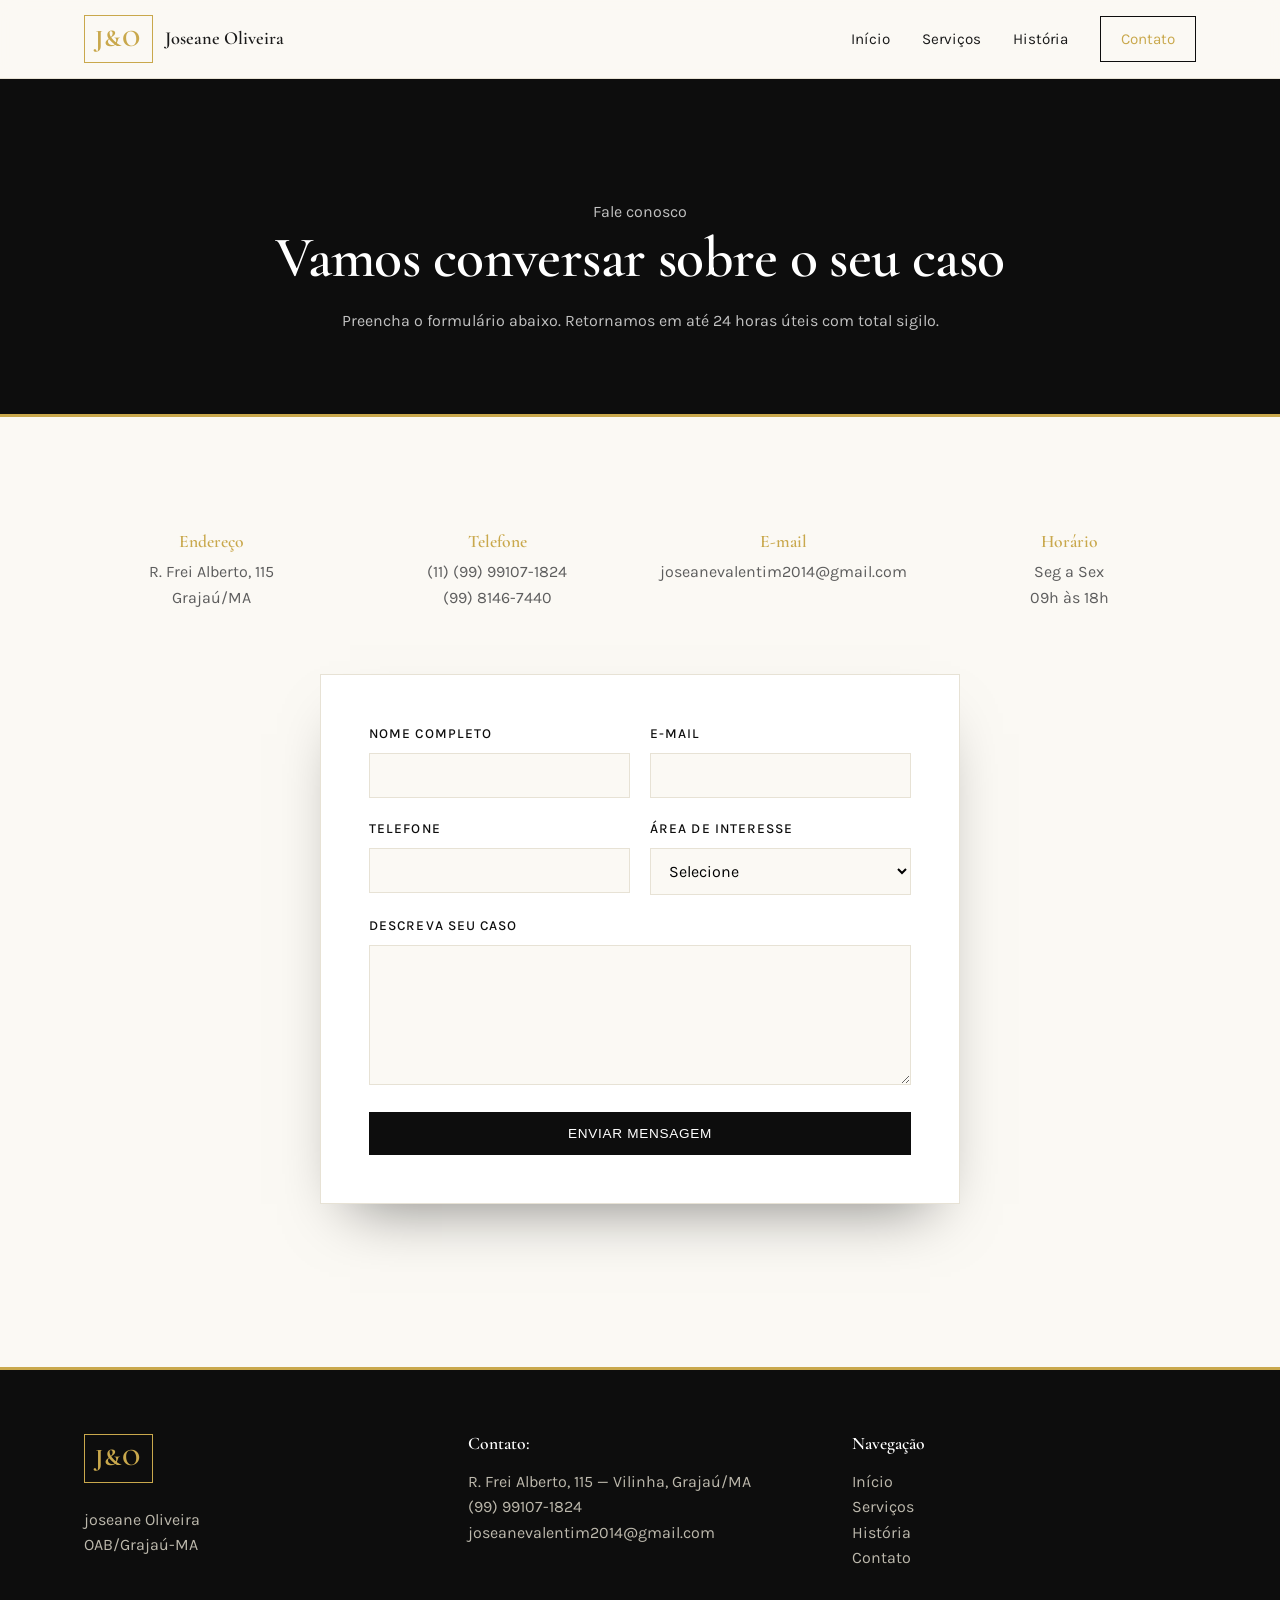
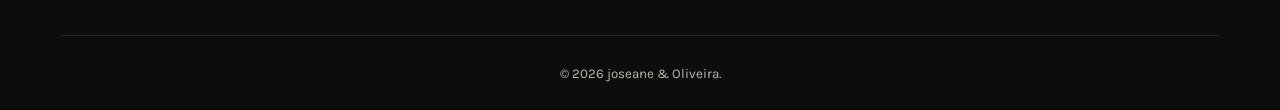
<file: contato.html>
<!DOCTYPE html>
<html lang="pt-BR">
<head>
  <meta charset="UTF-8" />
  <meta name="viewport" content="width=device-width, initial-scale=1.0" />
  <title>Contato — Mendes & Associados</title>
  <meta name="description" content="Fale com nossos advogados. Solicite uma avaliação inicial do seu caso." />
  <link rel="preconnect" href="https://fonts.googleapis.com" />
  <link rel="preconnect" href="https://fonts.gstatic.com" crossorigin />
  <link href="https://fonts.googleapis.com/css2?family=Cormorant+Garamond:wght@500;600;700&family=Karla:wght@300;400;500;700&display=swap" rel="stylesheet" />
  <link rel="stylesheet" href="contato.css" />
  <link rel="stylesheet" href="global.css" />
</head>
<body>
  <header class="site-header">
    <div class="container nav-wrap">
      <a href="index.html" class="brand">
        <span class="brand-mark">J&amp;O</span>
        <span class="brand-name">Joseane Oliveira</span>
      </a>
      <button class="nav-toggle" aria-label="Abrir menu" aria-expanded="false">
        <span></span><span></span><span></span>
      </button>
      <nav class="nav">
        <a href="index.html">Início</a>
        <a href="servicos.html">Serviços</a>
        <a href="historia.html">História</a>
        <a href="contato.html" class="nav-cta active">Contato</a>
      </nav>
    </div>
  </header>
  <main>
    <section class="page-hero">
      <div class="container">
        <p class="eyebrow">Fale conosco</p>
        <h1>Vamos conversar sobre o seu caso</h1>
        <p>Preencha o formulário abaixo. Retornamos em até 24 horas úteis com total sigilo.</p>
      </div>
    </section>
    <section class="section">
      <div class="container">
        <div class="contact-info">
          <div><h4>Endereço</h4><p>R. Frei Alberto, 115<br>Grajaú/MA</p></div>
          <div><h4>Telefone</h4><p>(11) (99) 99107-1824<br>(99) 8146-7440</p></div>
          <div><h4>E-mail</h4><p>joseanevalentim2014@gmail.com</p></div>
          <div><h4>Horário</h4><p>Seg a Sex<br>09h às 18h</p></div>
        </div>
        <form id="contactForm" class="form" novalidate>
          <div class="form-row">
            <div class="field">
              <label for="nome">Nome completo</label>
              <input id="nome" name="nome" type="text" required />
            </div>
            <div class="field">
              <label for="email">E-mail</label>
              <input id="email" name="email" type="email" required />
            </div>
          </div>
          <div class="form-row">
            <div class="field">
              <label for="telefone">Telefone</label>
              <input id="telefone" name="telefone" type="tel" />
            </div>
            <div class="field">
              <label for="area">Área de interesse</label>
              <select id="area" name="area">
                <option value="">Selecione</option>
                <option>Salário maternidade</option>
                <option>Aposentadoria por idade</option>
                <option>auxílio-doença</option>
                <option>auxílio-reclusão</option>
                <option>Auxílio-inclusão</option>
                <option>BPC-LOAS</option>
                <option>Outro</option>
              </select>
            </div>
          </div>
          <div class="field">
            <label for="mensagem">Descreva seu caso</label>
            <textarea id="mensagem" name="mensagem" required></textarea>
          </div>
          <button type="submit" class="btn btn-primary">Enviar mensagem</button>
          <div class="form-msg" aria-live="polite"></div>
        </form>
        <div id="adminPanel" style="margin-top:48px;display:grid;gap:16px"></div>
      </div>
    </section>
  </main>
  <footer class="site-footer">
    <div class="container footer-grid">
      <div><span class="brand-mark">J&amp;O</span><p>joseane Oliveira<br>OAB/Grajaú-MA</p></div>
      <div><h4>Contato:</h4><p>R. Frei Alberto, 115 — Vilinha, Grajaú/MA<br>(99) 99107-1824<br>joseanevalentim2014@gmail.com</p></div>
      <div><h4>Navegação</h4><p><a href="index.html">Início</a><br><a href="servicos.html">Serviços</a><br><a href="historia.html">História</a><br><a href="contato.html">Contato</a></p></div>
    </div>
    <div class="container footer-bottom"><small>© <span id="year"></span> joseane  &amp;  Oliveira.</small></div>
  </footer>
  <script src="main.js"></script>
</body>
</html>
</file>
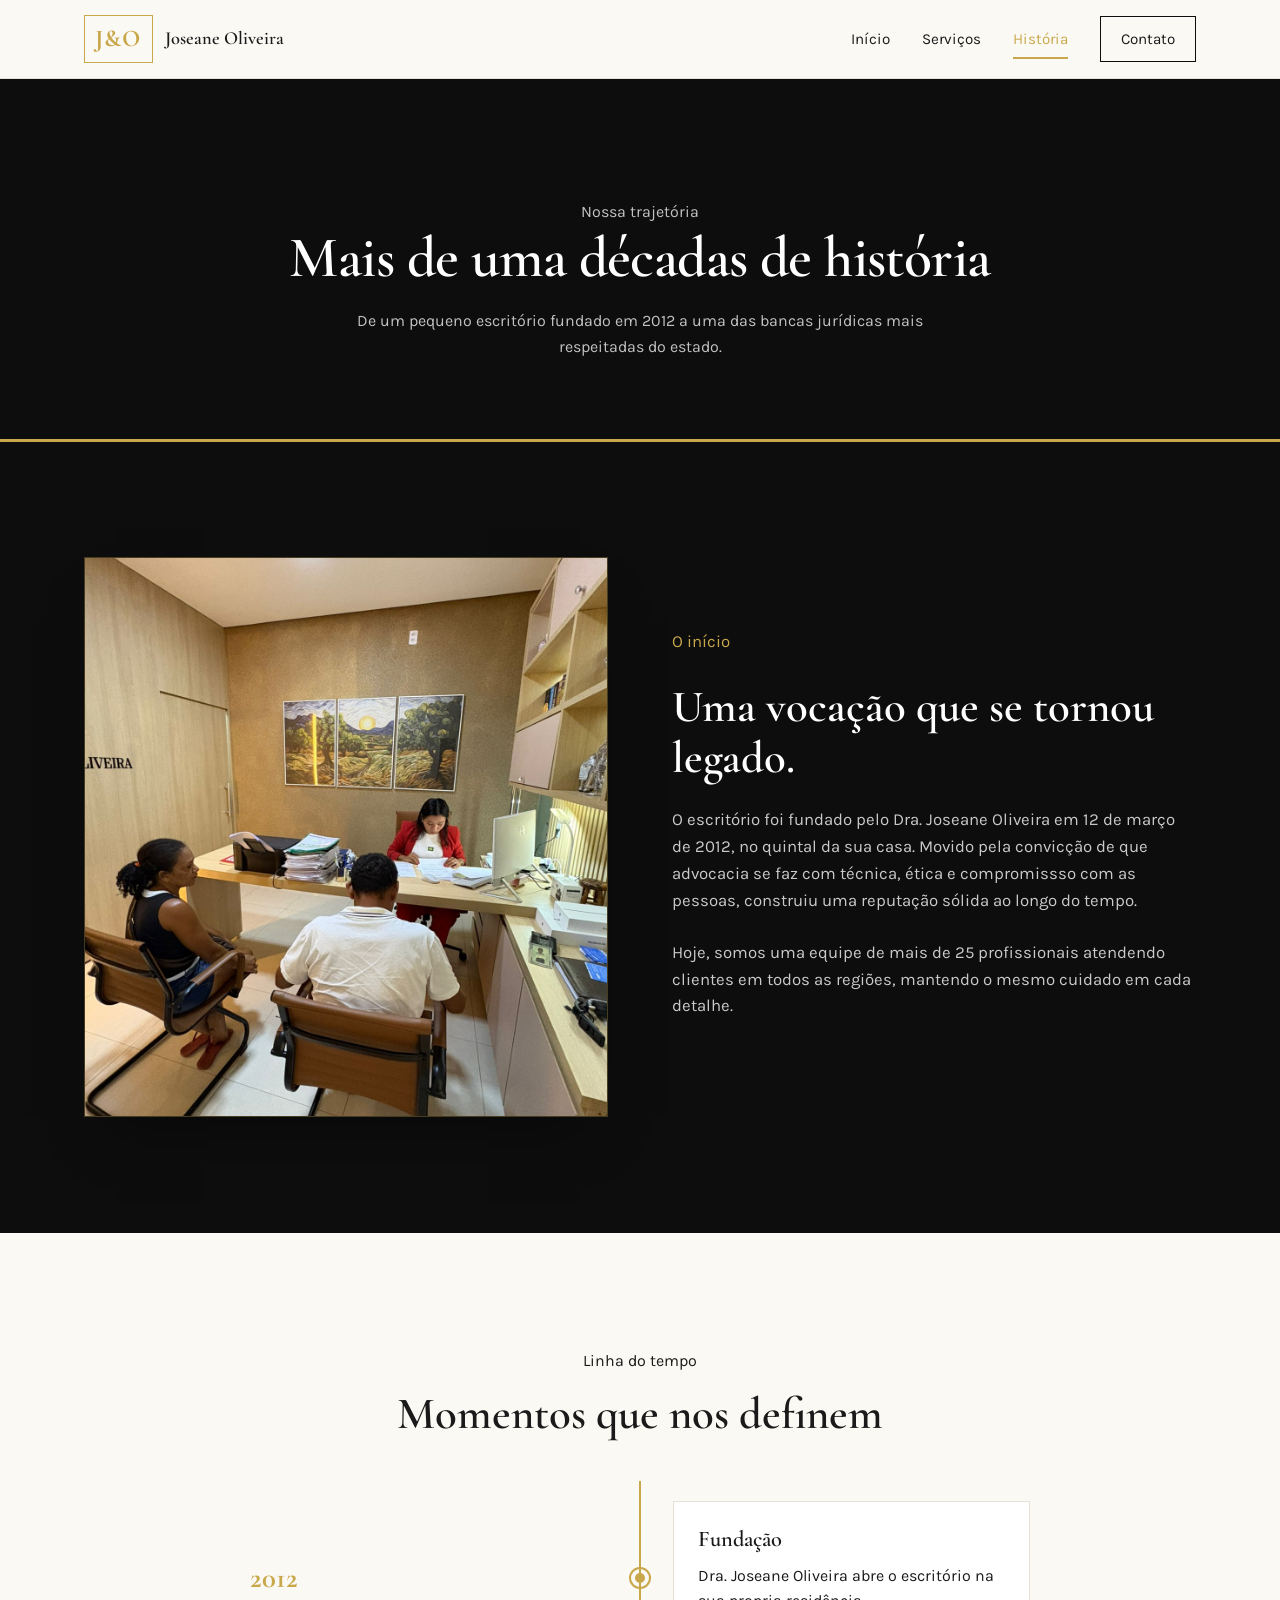
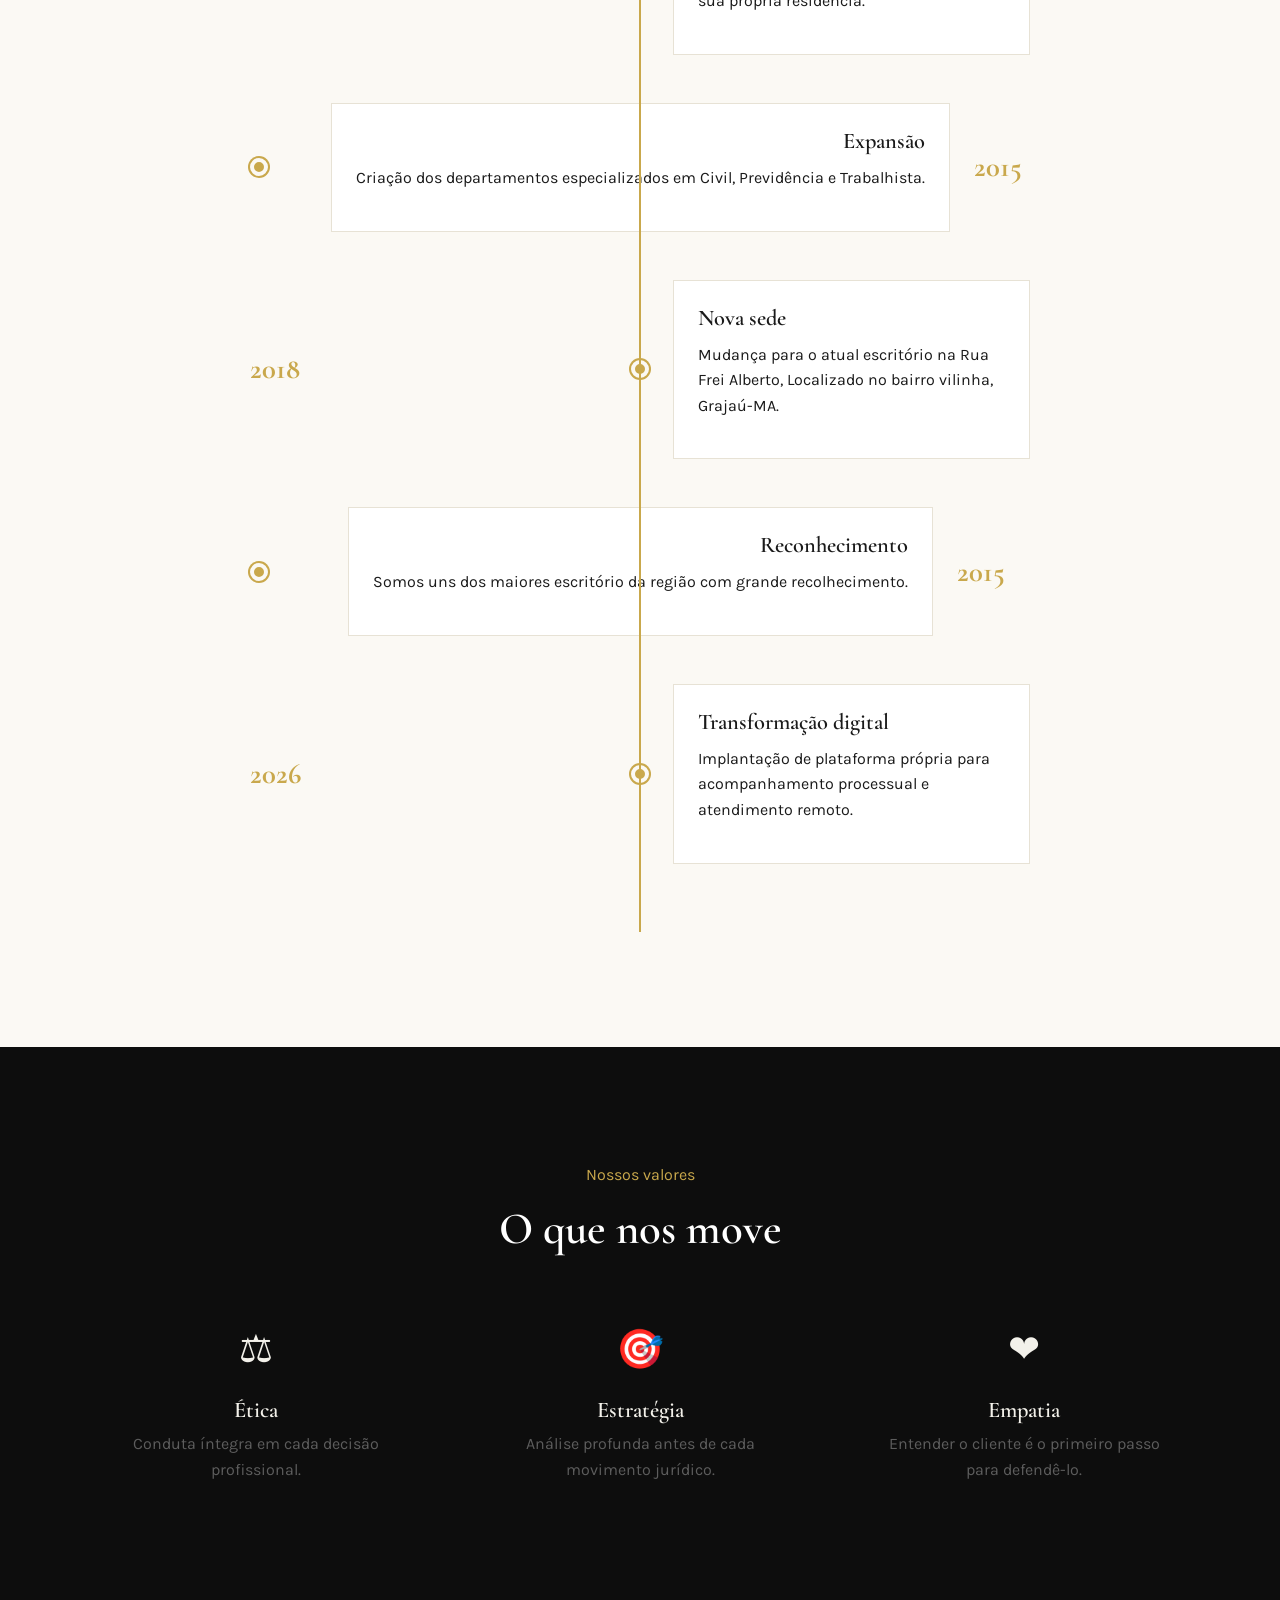
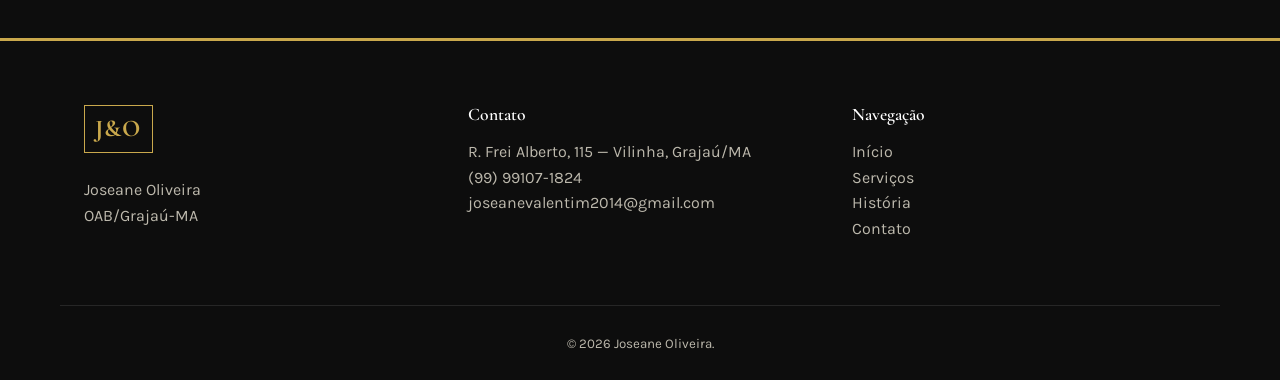
<file: historia.html>
<!DOCTYPE html>
<html lang="pt-BR">
<head>
  <meta charset="UTF-8" />
  <meta name="viewport" content="width=device-width, initial-scale=1.0" />
  <title>Nossa História — Mendes & Associados</title>
  <meta name="description" content="Conheça a trajetória do escritório Mendes & Associados, fundado em 1987." />
  <link rel="preconnect" href="https://fonts.googleapis.com" />
  <link rel="preconnect" href="https://fonts.gstatic.com" crossorigin />
  <link href="https://fonts.googleapis.com/css2?family=Cormorant+Garamond:wght@500;600;700&family=Karla:wght@300;400;500;700&display=swap" rel="stylesheet" />
  <link rel="stylesheet" href="historia.css" />
  <link rel="stylesheet" href="global.css" />

  

</head>
<body>
  <header class="site-header">
    <div class="container nav-wrap">
      <a href="index.html" class="brand">
        <span class="brand-mark">J&amp;O</span>
        <span class="brand-name">Joseane Oliveira</span>
      </a>
      <button class="nav-toggle" aria-label="Abrir menu" aria-expanded="false">
        <span></span><span></span><span></span>
      </button>
      <nav class="nav">
        <a href="index.html">Início</a>
        <a href="servicos.html">Serviços</a>
        <a href="historia.html" class="active">História</a>
        <a href="contato.html" class="nav-cta">Contato</a>
      </nav>
    </div>
  </header>
  <main>
    <section class="page-hero">
      <div class="container">
        <p class="eyebrow">Nossa trajetória</p>
        <h1>Mais de uma décadas de história</h1>
        <p>De um pequeno escritório fundado em 2012 a uma das bancas jurídicas mais respeitadas do estado.</p>
      </div>
    </section>
    <section class="section section-dark">
      <div class="container split">
        <div class="split-media">
          <img src="img/joseane_sala.jpeg" alt="Biblioteca de livros jurídicos" loading="lazy" />
        </div>
        <div class="split-content">
          <p class="eyebrow eyebrow-gold">O início</p>
          <h2>Uma vocação que se tornou legado.</h2>
          <p>O escritório foi fundado pelo Dra. Joseane Oliveira em 12 de março de 2012, no quintal da sua casa. Movido pela convicção de que advocacia se faz com técnica, ética e compromissso com as pessoas, construiu uma reputação sólida ao longo do tempo.</p>
          <p>Hoje, somos uma equipe de mais de 25 profissionais atendendo clientes em todos as regiões, mantendo o mesmo cuidado em cada detalhe.</p>
        </div>
      </div>
    </section>
    <section class="section">
      <div class="container">
        <div class="section-head">
          <p class="eyebrow">Linha do tempo</p>
          <h2>Momentos que nos definem</h2>
        </div>
        <div class="timeline">
          <div class="tl-item reveal">
            <div class="tl-year">2012</div>
            <div class="tl-dot"></div>
            <div class="tl-content"><h3>Fundação</h3><p>Dra. Joseane Oliveira abre o escritório na sua propria residência.</p></div>
          </div>
          <div class="tl-item reveal">
            <div class="tl-year">2015</div>
            <div class="tl-dot"></div>
            <div class="tl-content"><h3>Expansão</h3><p>Criação dos departamentos especializados em Civil, Previdência e Trabalhista.</p></div>
          </div>
          <div class="tl-item reveal">
            <div class="tl-year">2018</div>
            <div class="tl-dot"></div>
            <div class="tl-content"><h3>Nova sede</h3><p>Mudança para o atual escritório na Rua Frei Alberto, Localizado no bairro vilinha, Grajaú-MA.</p></div>
          </div>
          <div class="tl-item reveal">
            <div class="tl-year">2015</div>
            <div class="tl-dot"></div>
            <div class="tl-content"><h3>Reconhecimento</h3><p>Somos uns dos maiores escritório da região com grande recolhecimento.</p></div>
          </div>
          <div class="tl-item reveal">
            <div class="tl-year">2026</div>
            <div class="tl-dot"></div>
            <div class="tl-content"><h3>Transformação digital</h3><p>Implantação de plataforma própria para acompanhamento processual e atendimento remoto.</p></div>
          </div>
        </div>
      </div>
    </section>
    <section class="section section-dark">
      <div class="container">
        <div class="section-head">
          <p class="eyebrow eyebrow-gold">Nossos valores</p>
          <h2>O que nos move</h2>
        </div>
        <div class="grid-3">
          <div class="feature"><div class="feature-icon">⚖️</div><h3>Ética</h3><p>Conduta íntegra em cada decisão profissional.</p></div>
          <div class="feature"><div class="feature-icon">🎯</div><h3>Estratégia</h3><p>Análise profunda antes de cada movimento jurídico.</p></div>
          <div class="feature"><div class="feature-icon">❤️</div><h3>Empatia</h3><p>Entender o cliente é o primeiro passo para defendê-lo.</p></div>
        </div>
      </div>
    </section>
  </main>
  <footer class="site-footer">
    <div class="container footer-grid">
      <div><span class="brand-mark">J&amp;O</span><p>Joseane Oliveira<br>OAB/Grajaú-MA</p></div>
      <div><h4>Contato</h4><p>R. Frei Alberto, 115 — Vilinha, Grajaú/MA<br>(99) 99107-1824<br>joseanevalentim2014@gmail.com</p></div>
      <div><h4>Navegação</h4><p><a href="index.html">Início</a><br><a href="servicos.html">Serviços</a><br><a href="historia.html">História</a><br><a href="contato.html">Contato</a></p></div>
    </div>
    <div class="container footer-bottom"><small>© <span id="year"></span> Joseane Oliveira.</small></div>
  </footer>
  <script src="main.js"></script>
</body>
</html>
</file>
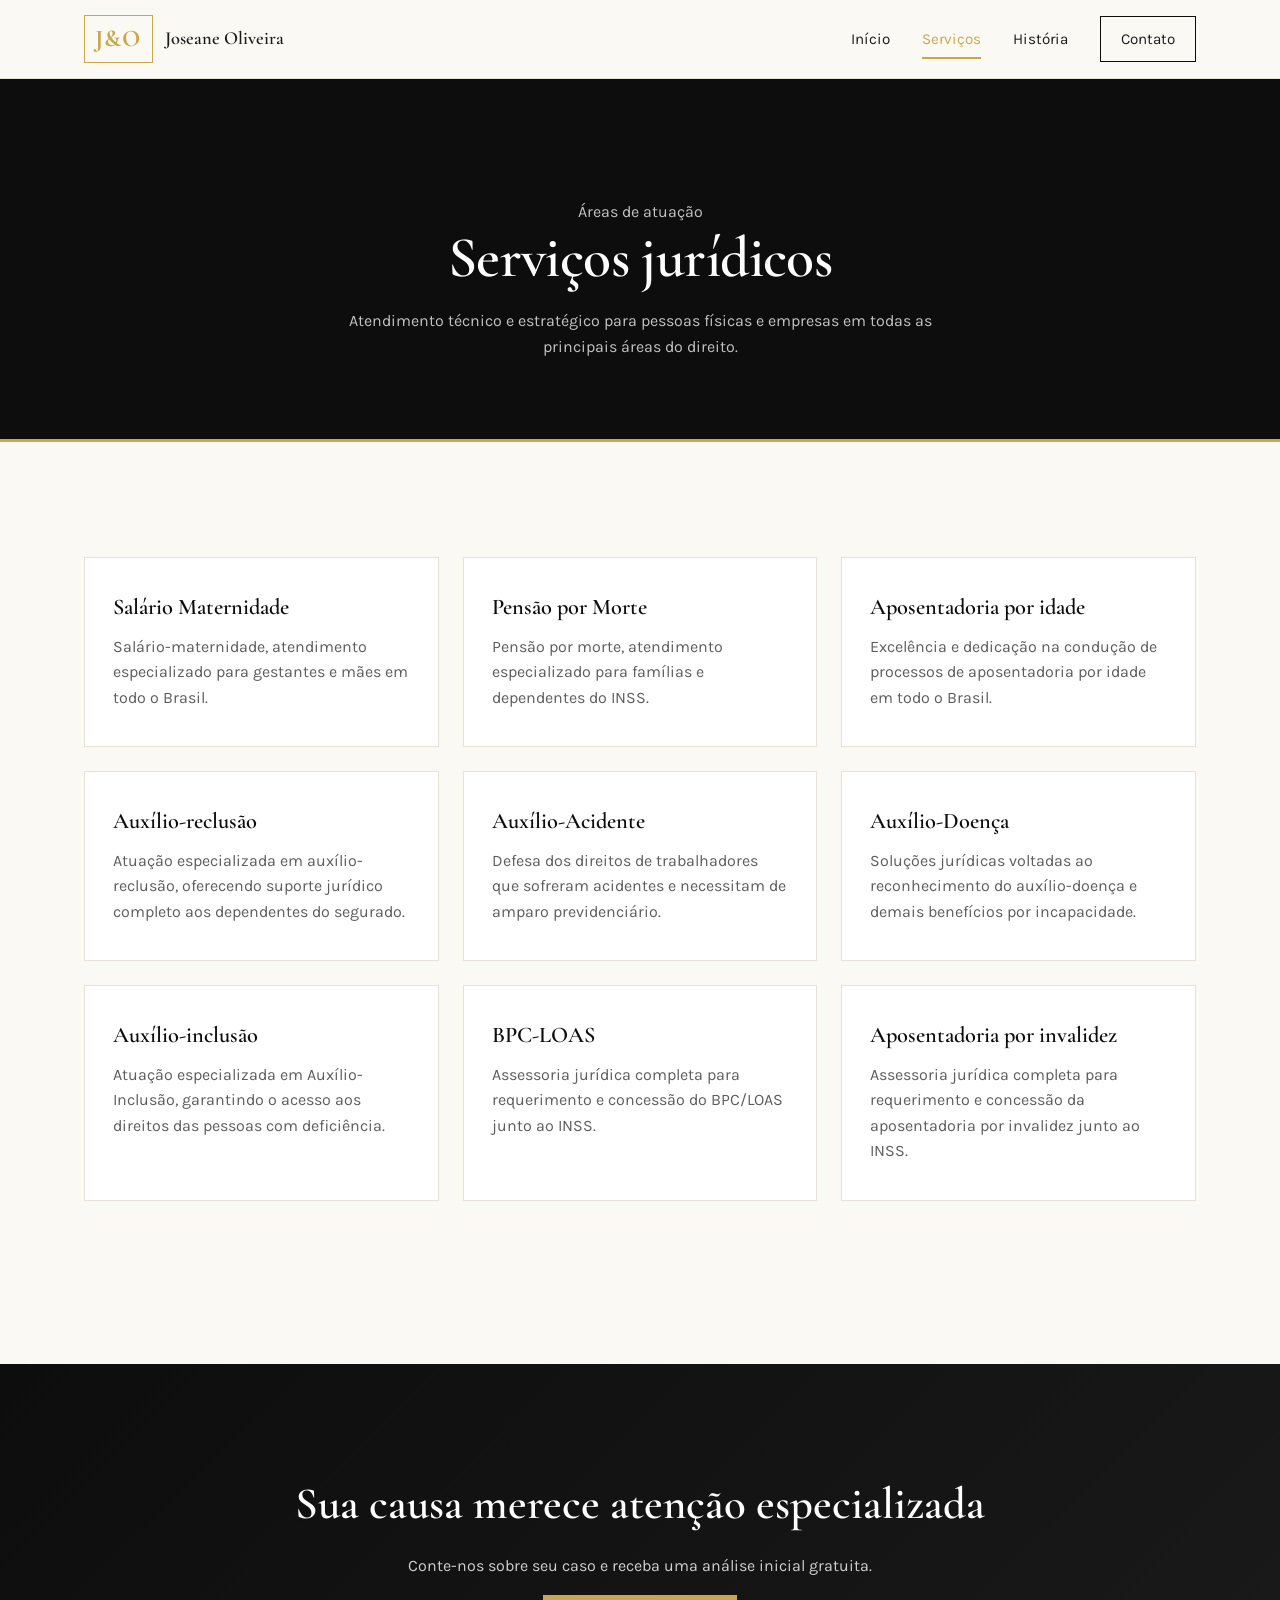
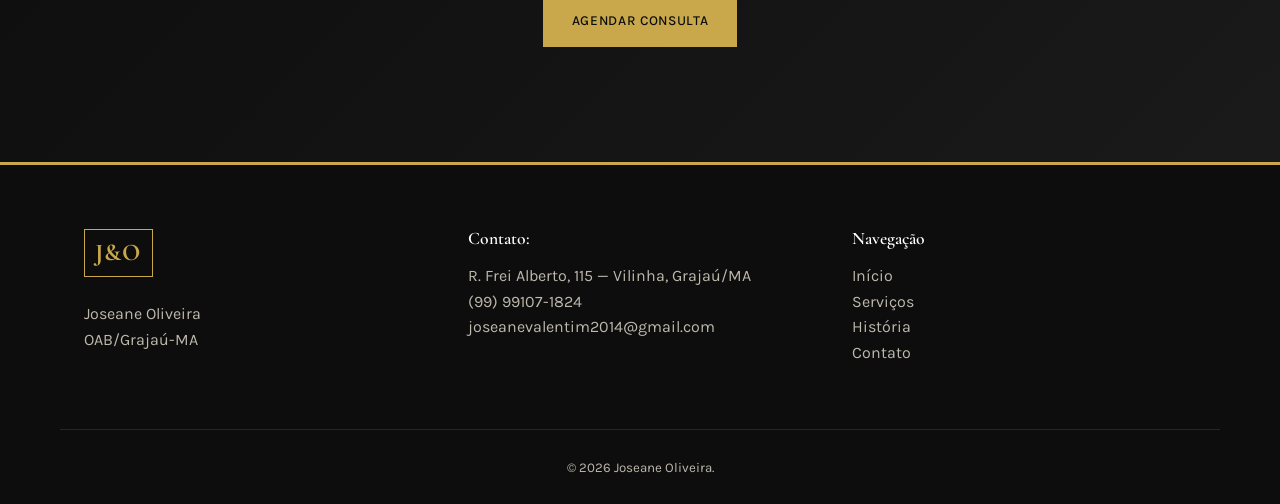
<file: servicos.html>
<!DOCTYPE html>
<html lang="pt-BR">
<head>
  <meta charset="UTF-8" />
  <meta name="viewport" content="width=device-width, initial-scale=1.0" />
  <title>Serviços — Mendes & Associados</title>
  <meta name="description" content="Áreas de atuação do escritório: direito civil, empresarial, trabalhista, tributário, família e criminal." />
  <link rel="preconnect" href="https://fonts.googleapis.com" />
  <link rel="preconnect" href="https://fonts.gstatic.com" crossorigin />
  <link href="https://fonts.googleapis.com/css2?family=Cormorant+Garamond:wght@500;600;700&family=Karla:wght@300;400;500;700&display=swap" rel="stylesheet" />
  <link rel="stylesheet" href="servicos.css" />
  <link rel="stylesheet" href="global.css" />
 
</head>
<body>
  <header class="site-header">
    <div class="container nav-wrap">
      <a href="index.html" class="brand">
        <span class="brand-mark">J&amp;O</span>
        <span class="brand-name">Joseane Oliveira</span>
      </a>
      <button class="nav-toggle" aria-label="Abrir menu" aria-expanded="false">
        <span></span><span></span><span></span>
      </button>
      <nav class="nav">
        <a href="index.html">Início</a>
        <a href="servicos.html" class="active">Serviços</a>
        <a href="historia.html">História</a>
        <a href="contato.html" class="nav-cta">Contato</a>
      </nav>
    </div>
  </header>
  <main>
    <section class="page-hero">
      <div class="container">
        <p class="eyebrow">Áreas de atuação</p>
        <h1>Serviços jurídicos</h1>
        <p>Atendimento técnico e estratégico para pessoas físicas e empresas em todas as principais áreas do direito.</p>
      </div>
    </section>
    <section class="section">
      <div class="container">
        <div class="grid-services">
          <article class="service-card reveal">
            <h3>Salário Maternidade</h3>
            <p>Salário-maternidade, atendimento especializado para gestantes e mães em todo o Brasil.</p>
          </article>
          <article class="service-card reveal">
            <h3>Pensão por Morte</h3>
            <p>Pensão por morte, atendimento especializado para famílias e dependentes do INSS.</p>
          </article>
          <article class="service-card reveal">
            <h3>Aposentadoria por idade</h3>
            <p>Excelência e dedicação na condução de processos de aposentadoria por idade em todo o Brasil.</p>
          </article>
          <article class="service-card reveal">
            <h3>Auxílio-reclusão</h3>
            <p>Atuação especializada em auxílio-reclusão, oferecendo suporte jurídico completo aos dependentes do segurado.</p>
          </article>
          <article class="service-card reveal">
            <h3>Auxílio-Acidente</h3>
            <p>Defesa dos direitos de trabalhadores que sofreram acidentes e necessitam de amparo previdenciário.</p>
          </article>
          <article class="service-card reveal">
            <h3>Auxílio-Doença</h3>
            <p>Soluções jurídicas voltadas ao reconhecimento do auxílio-doença e demais benefícios por incapacidade.</p>
          </article>
          <article class="service-card reveal">
            <h3>Auxílio-inclusão</h3>
            <p>Atuação especializada em Auxílio-Inclusão, garantindo o acesso aos direitos das pessoas com deficiência.</p>
          </article>
          <article class="service-card reveal">
            <h3>BPC-LOAS</h3>
            <p>Assessoria jurídica completa para requerimento e concessão do BPC/LOAS junto ao INSS.</p>
          </article>
          <article class="service-card reveal">
            <h3>Aposentadoria por invalidez</h3>
            <p>Assessoria jurídica completa para requerimento e concessão da aposentadoria por invalidez junto ao INSS.</p>
          </article>
        </div>
      </div>
    </section>
    <section class="section section-cta">
      <div class="container center">
        <h2>Sua causa merece atenção especializada</h2>
        <p class="lead">Conte-nos sobre seu caso e receba uma análise inicial gratuita.</p>
        <a href="contato.html" class="btn btn-gold">Agendar consulta</a>
      </div>
    </section>
  </main>
  <footer class="site-footer">
    <div class="container footer-grid">
      <div>
        <span class="brand-mark">J&amp;O</span>
        <p>Joseane Oliveira<br>OAB/Grajaú-MA</p>
      </div>
      <div>
        <h4>Contato:</h4>
        <p>R. Frei Alberto, 115 — Vilinha, Grajaú/MA<br>(99) 99107-1824<br>joseanevalentim2014@gmail.com</p>
      </div>
      <div>
        <h4>Navegação</h4>
        <p><a href="index.html">Início</a><br><a href="servicos.html">Serviços</a><br><a href="historia.html">História</a><br><a href="contato.html">Contato</a></p>
      </div>
    </div>
    <div class="container footer-bottom"><small>© <span id="year"></span> Joseane Oliveira.</small></div>
  </footer>
  <script src="main.js"></script>
</body>
</html>
</file>
<file: contato.css>
/* Estilos exclusivos da página Contato */

.form {

  max-width: 640px;
  margin: 0 auto;
  background: #fff;
  padding: 48px;
  border: 1px solid var(--border);
  box-shadow: var(--shadow-lg);

}

.form-row {

  display: grid;
  grid-template-columns: 1fr 1fr;
  gap: 20px;
}

.field {
  margin-bottom: 20px;
}

.field label {

  display: block;
  font-size: .85rem;
  font-weight: 500;
  margin-bottom: 8px;
  text-transform: uppercase;
  letter-spacing: .08em;
  color: var(--navy-900);

}

.field input,.field select,.field textarea {

  width: 100%;
  padding: 12px 14px;
  border: 1px solid var(--border);
  background: var(--paper);
  font-family: inherit;
  font-size: 1rem;
  transition: border-color .2s;
}

.field input:focus,.field select:focus,.field textarea:focus {

  outline: none;

  border-color: var(--gold);

}

.field textarea {

  min-height: 140px;

  resize: vertical;

}

.form .btn {

  width: 100%;

  border: 0;

}

.form-msg {

  margin-top: 16px;

  padding: 14px;

  text-align: center;

  font-size: .95rem;

  display: none;

}

.form-msg.success {

  display: block;

  background: #e8f5e9;

  color: #2e7d32;

  border: 1px solid #a5d6a7;

}

.form-msg.error {

  display: block;

  background: #ffebee;

  color: #c62828;

  border: 1px solid #ef9a9a;

}

.contact-info {

  display: grid;

  grid-template-columns: repeat(auto-fit,minmax(220px,1fr));

  gap: 32px;

  text-align: center;

  margin-bottom: 64px;

}

.contact-info div h4 {

  color: var(--gold);

  margin-bottom: .4em;

  font-size: 1.1rem;

}

.contact-info div p {

  color: var(--muted);

  margin: 0;

}
</file>
<file: global.css>
/* Estilos compartilhados: base, tipografia, botões, cabeçalho, navegação, componentes comuns, rodapé e responsividade */

:root {

  --navy-900: #0d0d0d;
  --navy-800: #141414;
  --navy-700: #1a1a1a;
  --gold: #c9a84c;
  --gold-soft: #f0d78c;
  --paper: #fbf9f4;
  --ink: #1a1a1a;
  --muted: #5d5d5d;
  --border: #e7e2d5;
  --container: 1160px;
  --serif: "Cormorant Garamond", Georgia, serif;
  --sans: "Karla", system-ui, -apple-system, sans-serif;
  --shadow-lg: 0 30px 60px -30px rgba(0,0,0,.5);
}

*,*::before,*::after {
  box-sizing: border-box;
}

html {
  scroll-behavior: smooth;
}

body {

  margin: 0;
  font-family: var(--sans);
  color: var(--ink);
  background: var(--paper);
  line-height: 1.6;
  -webkit-font-smoothing: antialiased;

}

img {
  max-width: 100%;
  display: block;
}

a {

  color: inherit;
  text-decoration: none;
}

h1,h2,h3,h4 {

  font-family: var(--serif);
  font-weight: 600;
  line-height: 1.15;
  margin: 0 0 .5em;

}

h1 {

  font-size: clamp(2.4rem,5.5vw,4.6rem);
  letter-spacing: -.01em;
}

h2 {
  font-size: clamp(1.8rem,3.5vw,2.8rem);
}

h3 {
  font-size: 1.4rem;
}

h1 em {
  font-style: italic;
  color: var(--gold);
}

p {
  margin: 0 0 1em;
}

.container {

  width: 100%;
  max-width: var(--container);
  margin: 0 auto;
  padding: 0 24px;
}

.center {
  text-align: center;
}

.btn {

  display: inline-block;
  padding: 14px 28px;
  font-weight: 500;
  letter-spacing: .05em;
  text-transform: uppercase;
  font-size: .85rem;
  border: 1px solid transparent;
  transition: all .25s ease;
  cursor: pointer;
}

.btn-primary {

  background: var(--navy-900);
  color: #fff;
}

.btn-primary:hover {

  background: var(--gold);
  color: var(--navy-900);
}

.btn-ghost {

  border-color: rgba(255,255,255,.6);
  color: #fff;
}

.btn-ghost:hover {

  background: #fff;
  color: var(--navy-900);
}

.btn-gold {

  background: var(--gold);
  color: var(--navy-900);
}

.btn-gold:hover {
  background: var(--gold-soft);
}

.btn-outline {

  background: transparent;
  border: 2px solid #c9a84c;
  color: #000000;
  border-radius: 50px;
  padding: 10px 32px;
  font-size: 0.75rem;
  font-weight: 700;
  text-transform: uppercase;
  letter-spacing: 0.05em;

}

.btn-outline:hover {

  background: #c9a84c;
  color: #050202;
}

.site-header {

  position: sticky;
  top: 0;
  z-index: 50;
  background: rgba(251,249,244,.92);
  backdrop-filter: blur(10px);
  border-bottom: 1px solid var(--border);
}

.nav-wrap {

  display: flex;
  align-items: center;
  justify-content: space-between;
  height: 78px;
}

.brand {

  display: flex;
  align-items: center;
  gap: 12px;
}

.brand-mark {

  font-family: var(--serif);
  font-size: 1.5rem;
  font-weight: 700;
  color: var(--gold);
  border: 1px solid var(--gold);
  padding: 4px 10px;
  letter-spacing: .05em;
}

.brand-name {

  font-family: var(--serif);
  font-size: 1.15rem;
  font-weight: 600;
}

.nav {

  display: flex;
  align-items: center;
  gap: 32px;
}

.nav a {

  font-size: .95rem;
  position: relative;
  padding: 8px 0;
  transition: color .2s;
}

.nav a:hover,.nav a.active {
  color: var(--gold);
}

.nav a.active::after {

  content: "";
  position: absolute;
  bottom: 0;
  left: 0;
  right: 0;
  height: 2px;
  background: var(--gold);
}

.nav-cta {

  border: 1px solid var(--navy-900);
  padding: 10px 20px !important;
}

.nav-cta:hover {

  background: var(--navy-900);
  color: #fff !important;
}

.nav-cta::after {
  display: none !important;
}

.nav-toggle {

  display: none;
  background: none;
  border: 0;
  width: 40px;
  height: 40px;
  cursor: pointer;
  flex-direction: column;
  justify-content: center;
  gap: 5px;
  padding: 0;
}

.nav-toggle span {

  display: block;
  width: 24px;
  height: 2px;
  background: var(--ink);
  transition: .3s;
}

.nav-toggle.open span:nth-child(1) {
  transform: translateY(7px) rotate(45deg);
}

.nav-toggle.open span:nth-child(2) {
  opacity: 0;
}

.nav-toggle.open span:nth-child(3) {
  transform: translateY(-7px) rotate(-45deg);
}

.section {
  padding: clamp(64px,9vw,120px) 0;
}

.section-dark {

  background: var(--navy-900);
  color: #f3f1ea;
}

.section-dark .eyebrow {
  color: var(--gold);
}

.section-dark h2 {
  color: #fff;
}

.section-cta {

  background: linear-gradient(135deg,var(--navy-900),var(--navy-700));
  color: #fff;
}

.section-cta .lead {

  color: rgba(255,255,255,.8);
  margin-left: auto;
  margin-right: auto;
}

.section-cta h2 {
  color: #fff;
}

.section-head {

  text-align: center;
  max-width: 680px;
  margin: 0 auto 40px;
}

.decorator-line {

  width: 50px;
  height: 3px;
  background-color: var(--gold);
  margin: 15px auto 0 auto;
}

.grid-3 {

  display: grid;
  grid-template-columns: repeat(auto-fit,minmax(260px,1fr));
  gap: 40px;
}

.feature {

  text-align: center;
  padding: 24px;
}

.feature-icon {

  font-size: 2.4rem;
  margin-bottom: 1rem;
}

.feature h3 {
  margin-bottom: .4em;
}

.feature p {
  color: var(--muted);
}

.split {

  display: grid;
  grid-template-columns: 1fr 1fr;
  gap: 64px;
  align-items: center;
}

.split-media img {

  width: 100%;
  height: 100%;
  max-height: 560px;
  object-fit: cover;
  box-shadow: var(--shadow-lg);
  border: 1px solid rgba(201,168,76,.3);
}

.split-content p {

  color: rgba(255,255,255,.78);
  font-size: 1.05rem;
  margin-bottom: 1.5em;
}

.page-hero {

  background: var(--navy-900);
  color: #fff;
  padding: 120px 0 80px;
  text-align: center;
  border-bottom: 3px solid var(--gold);
}

.page-hero h1 {

  font-size: clamp(2.2rem,5vw,3.6rem);
  margin-bottom: .3em;
}

.page-hero p {

  color: rgba(255,255,255,.75);
  max-width: 640px;
  margin: 0 auto;
}

.site-footer {

  background: var(--navy-900);
  color: #bdb9ad;
  padding: 64px 0 24px;
  border-top: 3px solid var(--gold);
}

.footer-grid {

  display: grid;
  grid-template-columns: repeat(auto-fit,minmax(220px,1fr));
  gap: 40px;
  margin-bottom: 48px;
}

.footer-grid h4 {

  color: #fff;
  font-size: 1.1rem;
  margin-bottom: .8em;
}

.footer-grid a:hover {
  color: var(--gold);
}

.footer-grid .brand-mark {

  display: inline-block;
  margin-bottom: 1em;
}

.footer-bottom {

  border-top: 1px solid rgba(255,255,255,.1);
  padding-top: 24px;
  text-align: center;
}

.reveal {

  opacity: 0;
  transform: translateY(24px);
  transition: all .8s ease;
}

.reveal.in {

  opacity: 1;
  transform: none;
}

@media (max-width:860px){.nav-toggle {
  display: flex;
}

.nav {

  position: fixed;
  top: 78px;
  left: 0;
  right: 0;
  flex-direction: column;
  background: var(--paper);
  padding: 32px;
  gap: 20px;
  border-bottom: 1px solid var(--border);
  transform: translateY(-120%);
  transition: transform .35s ease;
  align-items: flex-start;
}

.nav.open {
  transform: translateY(0);
}

.nav a {

  width: 100%;
  font-size: 1.1rem;
  padding: 8px 0;
}

.split {

  grid-template-columns: 1fr;
  gap: 40px;
}

.split-media {
  order: -1;
}

.form {
  padding: 32px 24px;
}

.form-row {
  grid-template-columns: 1fr;
}

.timeline::before {
  left: 18px;
}

.tl-item {

  grid-template-columns: 36px 1fr;
  gap: 16px;
}

.tl-dot {
  order: 1;
}

.tl-year,.tl-content {

  text-align: left !important;
  order: 2;
}

.tl-item:nth-child(even) .tl-year,

 .tl-item:nth-child(even) .tl-content {

  text-align: left;
  order: 2;
}

.tl-year {

  font-size: 1.4rem;
  margin-bottom: 8px;
}

.tl-item {

  display: flex;
  align-items: flex-start;
  flex-direction: row;
  margin-bottom: 32px;
}

.tl-item > *:not(.tl-dot) {
  flex: 1;
}

.tl-content {
  padding: 18px;
}

.carousel-slide, .lawyer-card {
  flex: 0 0 100%;
}

.lawyers-grid {

  flex-direction: column;
  align-items: center;
}

}

@media (max-width:520px){.brand-name {
  display: none;
}

.hero-content {
  padding: 80px 24px;
}

.hero-actions {

  flex-direction: column;
  align-items: stretch;
}

.hero-actions .btn {
  text-align: center;
}

}
</file>
<file: historia.css>
/* Estilos exclusivos da página História */

.timeline {

  position: relative;
  max-width: 780px;
  margin: 0 auto;
  padding: 20px 0;
}

.timeline::before {

  content: "";
  position: absolute;
  left: 50%;
  top: 0;
  bottom: 0;
  width: 2px;
  background: var(--gold);
  transform: translateX(-50%);

}

.tl-item {

  display: grid;
  grid-template-columns: 1fr auto 1fr;
  gap: 24px;
  align-items: center;
  margin-bottom: 48px;
}

.tl-dot {

  width: 18px;
  height: 18px;
  border-radius: 50%;
  background: var(--gold);
  border: 4px solid var(--paper);
  box-shadow: 0 0 0 2px var(--gold);

}

.tl-year {

  font-family: var(--serif);
  font-size: 1.8rem;
  font-weight: 700;
  color: var(--gold);
}

.tl-content {

  background: #fff;
  padding: 24px;
  border: 1px solid var(--border);
}

.tl-item:nth-child(even) .tl-year {

  order: 3;
  text-align: left;
}

.tl-item:nth-child(even) .tl-content {

  order: 1;
  text-align: right;
}
</file>
<file: servicos.css>
/* Estilos exclusivos da página Serviços */

.grid-services {

  display: grid;

  grid-template-columns: repeat(auto-fit,minmax(280px,1fr));

  gap: 24px;

  margin-bottom: 48px;

}

.service-card {

  background: #fff;

  padding: 36px 28px;

  border: 1px solid var(--border);

  position: relative;

  transition: all .3s ease;

  cursor: default;

}

.service-card::before {

  content: "";

  position: absolute;

  top: 0;

  left: 0;

  width: 4px;

  height: 0;

  background: var(--gold);

  transition: height .3s ease;

}

.service-card:hover {

  transform: translateY(-4px);

  box-shadow: var(--shadow-lg);

}

.service-card:hover::before {

  height: 100%;

}

.service-card h3 {

  color: var(--navy-900);

  margin-bottom: .6em;

}

.service-card p {

  color: var(--muted);

  margin: 0;

}
</file>
